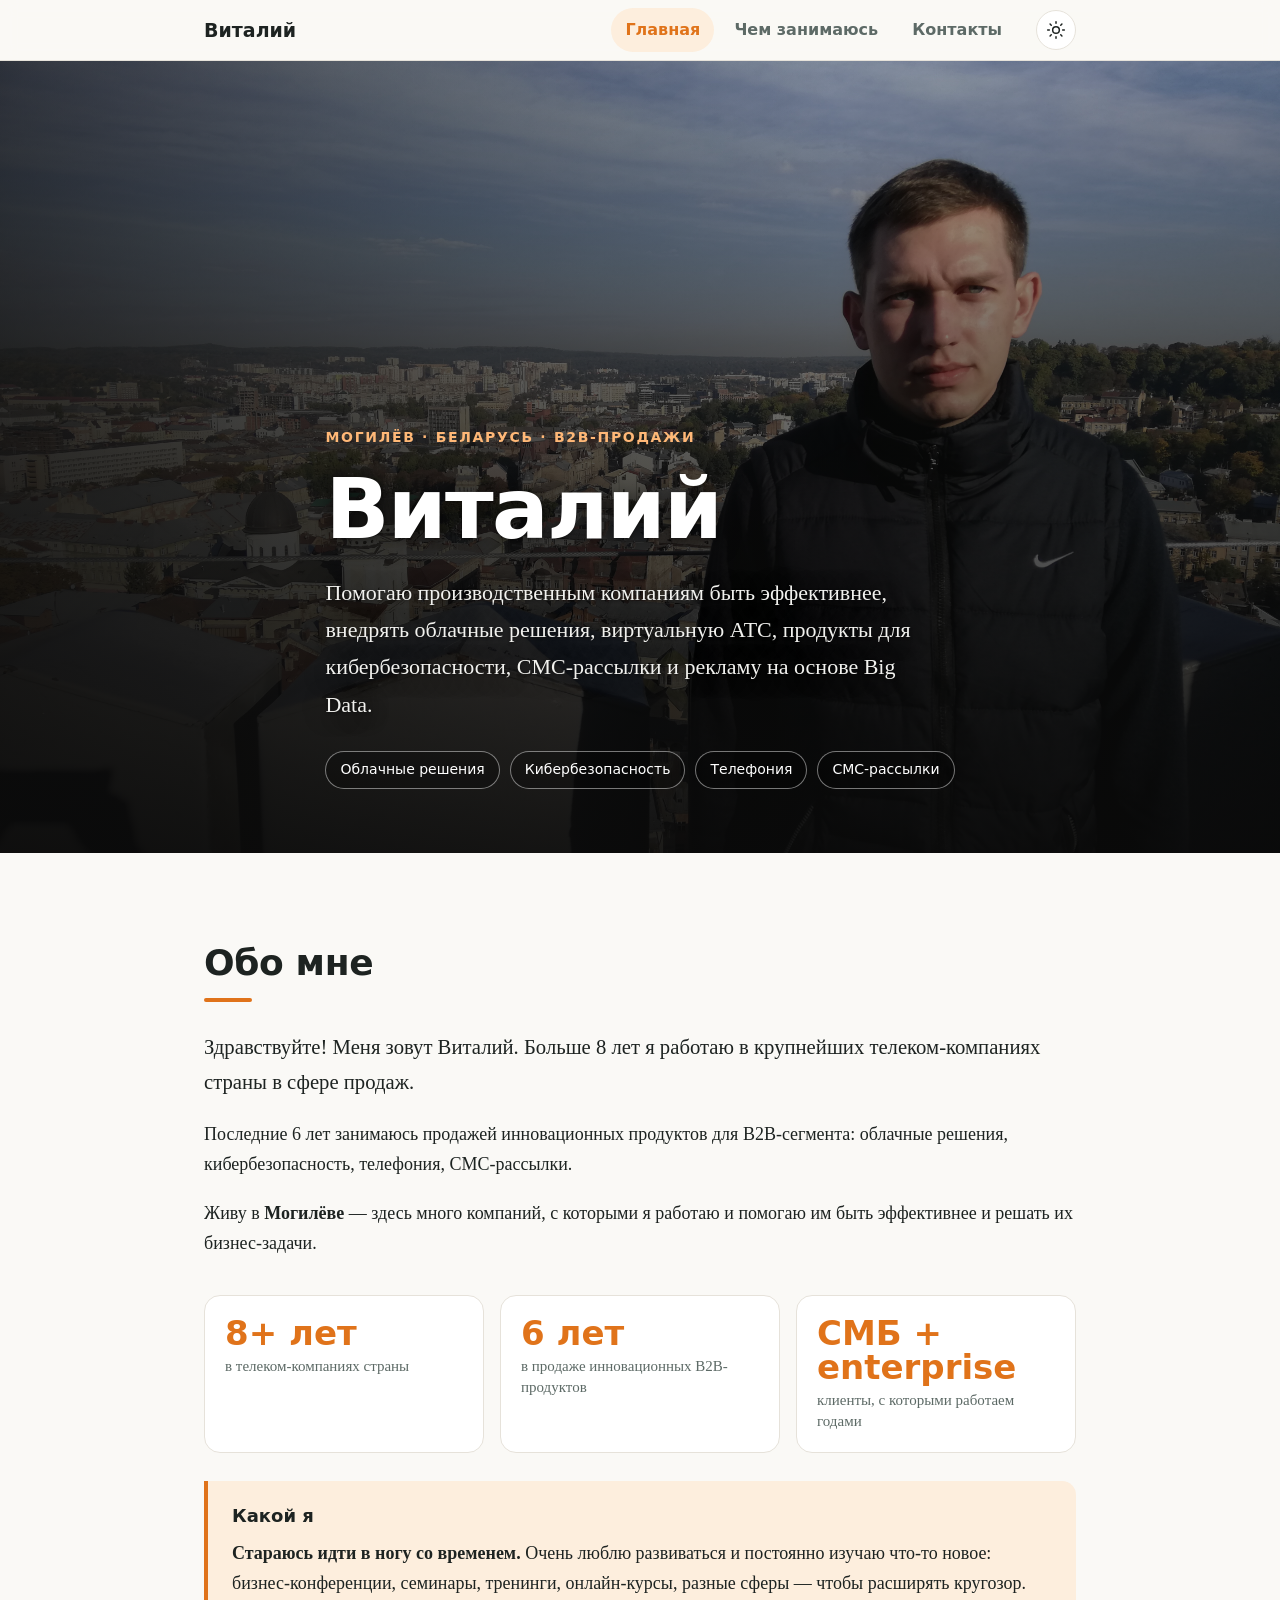
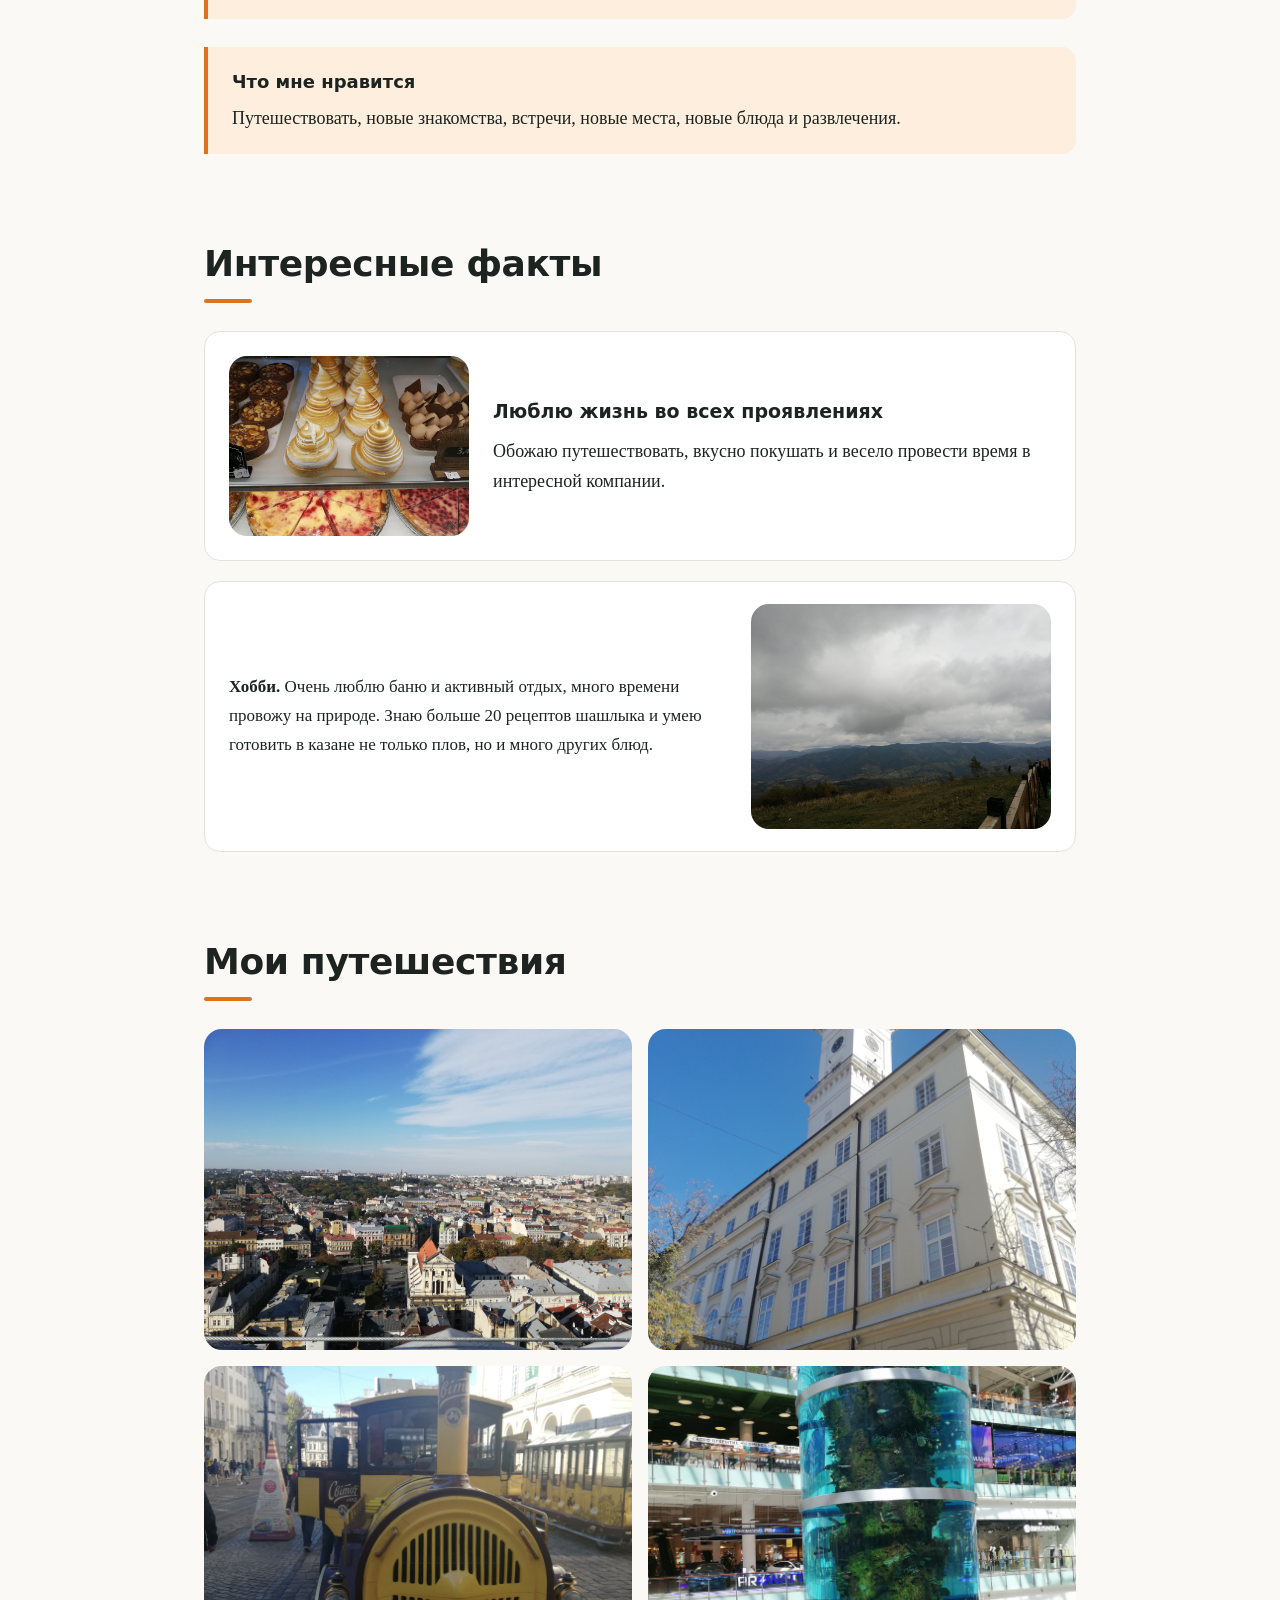
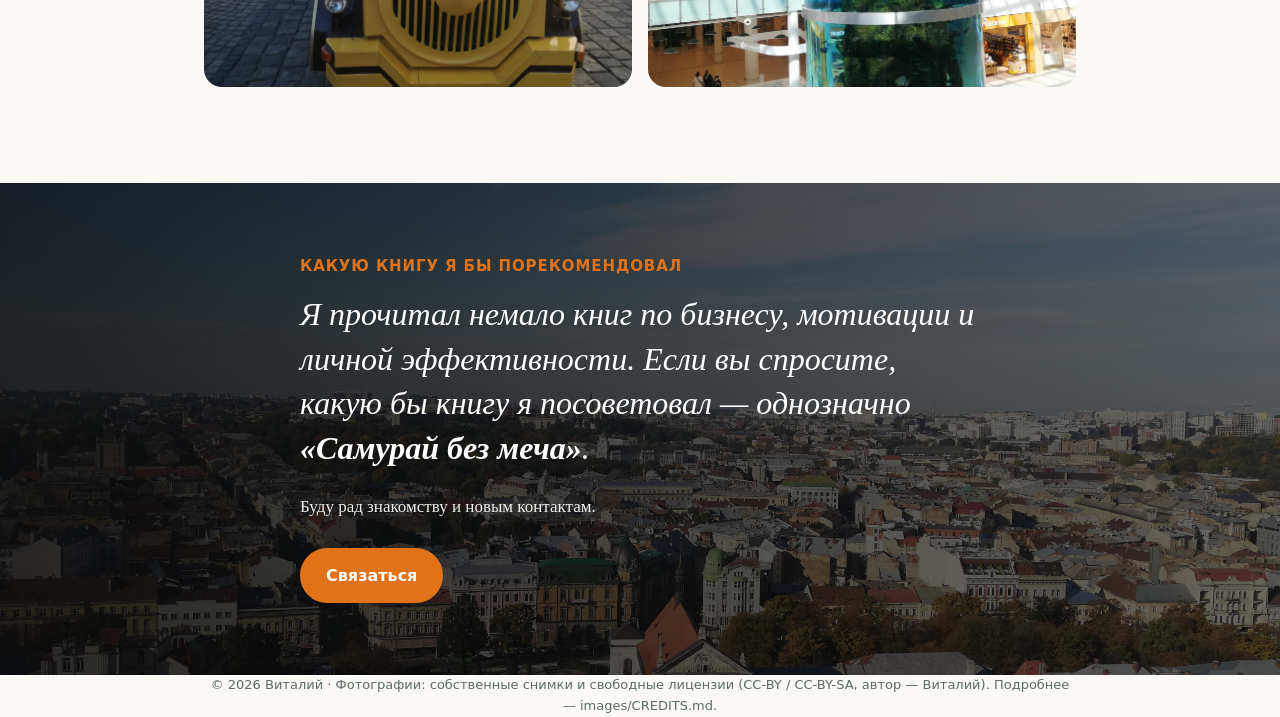
<file: index.html>
<!doctype html>
<html lang="ru">
<head>
<meta charset="utf-8">
<meta name="viewport" content="width=device-width, initial-scale=1">
<title>Виталий — Persona: B2B-продажи инновационных решений, Могилёв</title>
<meta name="description" content="Виталий из Могилёва: больше 8 лет в телеком-продажах, облачные решения, кибербезопасность, телефония и автоматизация бизнеса.">
<script>try{var t=localStorage.getItem('theme');if(t)document.documentElement.setAttribute('data-theme',t)}catch(e){}</script>
<link rel="stylesheet" href="style.css">
</head>
<body>

<nav class="site-nav" aria-label="Основное меню">
  <div class="wrap">
    <a class="brand" href="index.html">Виталий</a>
    <div class="menu" id="menu">
      <a href="index.html" aria-current="page">Главная</a>
      <a href="work.html">Чем занимаюсь</a>
      <a href="contacts.html">Контакты</a>
    </div>
    <button class="icon-btn" id="theme-toggle" type="button" aria-pressed="false" aria-label="Включить тёмную тему">
      <svg class="sun" viewBox="0 0 24 24" aria-hidden="true"><circle cx="12" cy="12" r="4"/><path d="M12 2v2M12 20v2M4.9 4.9l1.4 1.4M17.7 17.7l1.4 1.4M2 12h2M20 12h2M4.9 19.1l1.4-1.4M17.7 6.3l1.4-1.4"/></svg>
      <svg class="moon" viewBox="0 0 24 24" aria-hidden="true"><path d="M21 12.8A9 9 0 1 1 11.2 3a7 7 0 0 0 9.8 9.8z"/></svg>
    </button>
    <button class="icon-btn" id="menu-toggle" type="button" aria-expanded="false" aria-controls="menu" aria-label="Меню">
      <svg viewBox="0 0 24 24" aria-hidden="true"><path d="M4 7h16M4 12h16M4 17h16"/></svg>
    </button>
  </div>
</nav>

<header class="hero">
  <img src="images/me.jpg" alt="Виталий">
  <div class="wrap">
    <span class="tag" style="color:#ffb877">Могилёв · Беларусь · B2B-продажи</span>
    <h1>Виталий</h1>
    <p>Помогаю производственным компаниям быть эффективнее, внедрять облачные решения, виртуальную АТС, продукты для кибербезопасности, СМС-рассылки и рекламу на основе Big Data.</p>
    <div class="chips"><span class="chip">Облачные решения</span><span class="chip">Кибербезопасность</span><span class="chip">Телефония</span><span class="chip">СМС-рассылки</span></div>
  </div>
</header>

<main class="wrap">

<section id="about">
  <h2>Обо мне</h2>
  <div class="about">
    <div>
      <p class="lead">Здравствуйте! Меня зовут Виталий. Больше 8 лет я работаю в крупнейших телеком-компаниях страны в сфере продаж.</p>
      <p>Последние 6 лет занимаюсь продажей инновационных продуктов для B2B-сегмента: облачные решения, кибербезопасность, телефония, СМС-рассылки.</p>
      <p>Живу в <b>Могилёве</b> — здесь много компаний, с которыми я работаю и помогаю им быть эффективнее и решать их бизнес-задачи.</p>
    </div>
  </div>
  <div class="stats">
    <div class="stat"><strong>8+ лет</strong><span>в телеком-компаниях страны</span></div>
    <div class="stat"><strong>6 лет</strong><span>в продаже инновационных B2B-продуктов</span></div>
    <div class="stat"><strong>СМБ + enterprise</strong><span>клиенты, с которыми работаем годами</span></div>
  </div>
  <div class="quote-box">
    <h3>Какой я</h3>
    <p><b>Стараюсь идти в ногу со временем.</b> Очень люблю развиваться и постоянно изучаю что-то новое: бизнес-конференции, семинары, тренинги, онлайн-курсы, разные сферы — чтобы расширять кругозор.</p>
  </div>
  <div class="quote-box">
    <h3>Что мне нравится</h3>
    <p>Путешествовать, новые знакомства, встречи, новые места, новые блюда и развлечения.</p>
  </div>
</section>

<section id="facts">
  <h2>Интересные факты</h2>
  <div class="card media">
    <div class="photo"><img src="images/cake.jpg" alt="Десерты в витрине" loading="lazy"></div>
    <div>
      <h3>Люблю жизнь во всех проявлениях</h3>
      <p>Обожаю путешествовать, вкусно покушать и весело провести время в интересной компании.</p>
    </div>
  </div>
  <ol class="facts nf" style="margin-top:20px">
    <li class="hobby"><span><b>Хобби.</b> Очень люблю баню и активный отдых, много времени провожу на природе. Знаю больше 20 рецептов шашлыка и умею готовить в казане не только плов, но и много других блюд.</span><div class="photo wide"><img src="images/mountain.jpg" alt="Горы и природа" loading="lazy"></div></li>
  </ol>
</section>

<section id="places">
  <h2>Мои путешествия</h2>
  <div class="gallery">
    <figure class="photo"><img src="images/city.jpg" alt="Старый город сверху" loading="lazy"></figure>
    <figure class="photo"><img src="images/travel.jpg" alt="Ратуша со старинной башней" loading="lazy"></figure>
    <figure class="photo"><img src="images/train.jpg" alt="Туристический паровозик" loading="lazy" style="object-position:50% 55%"></figure>
    <figure class="photo"><img src="images/aqua.jpg" alt="Огромный аквариум" loading="lazy"></figure>
  </div>
</section>

</main>

<div class="finale">
  <img src="images/city.jpg" alt="" loading="lazy">
  <div class="wrap">
    <blockquote><small style="margin:0 0 14px">Какую книгу я бы порекомендовал</small>Я прочитал немало книг по бизнесу, мотивации и личной эффективности. Если вы спросите, какую бы книгу я посоветовал — однозначно <b style="color:#fff">«Самурай без меча»</b>.</blockquote>
    <p class="note">Буду рад знакомству и новым контактам.</p>
    <a class="btn" href="contacts.html">Связаться</a>
  </div>
</div>

<footer class="wrap">
  © 2026 Виталий · Фотографии: собственные снимки и свободные лицензии (CC-BY / CC-BY-SA, автор — Виталий). Подробнее — images/CREDITS.md.
</footer>

<script src="site.js"></script>
</body>
</html>
</file>
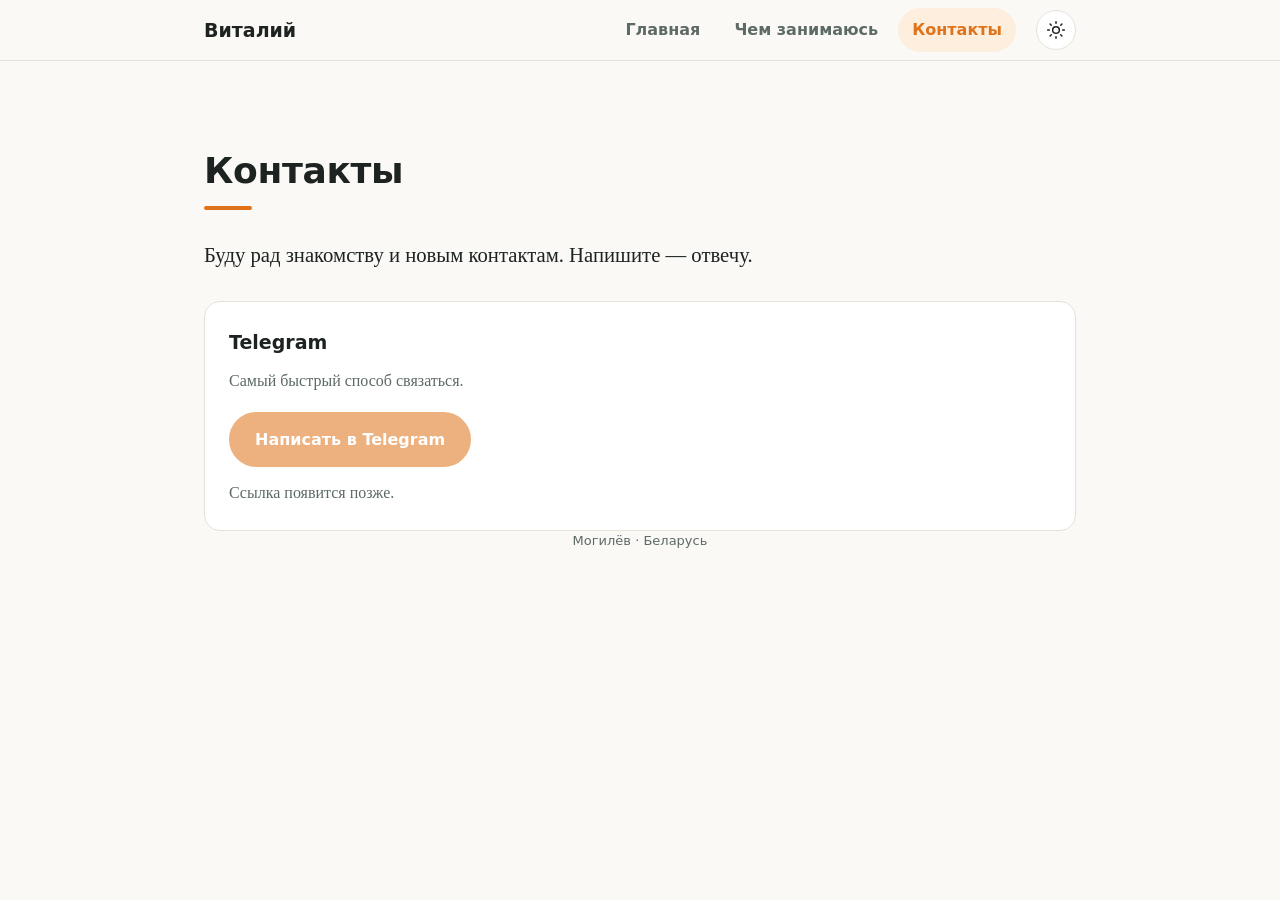
<file: contacts.html>
<!doctype html>
<html lang="ru">
<head>
<meta charset="utf-8">
<meta name="viewport" content="width=device-width, initial-scale=1">
<title>Контакты — Виталий, B2B-продажи, Могилёв</title>
<meta name="description" content="Как связаться с Виталием: Telegram.">
<script>try{var t=localStorage.getItem('theme');if(t)document.documentElement.setAttribute('data-theme',t)}catch(e){}</script>
<link rel="stylesheet" href="style.css">
</head>
<body>

<nav class="site-nav" aria-label="Основное меню">
  <div class="wrap">
    <a class="brand" href="index.html">Виталий</a>
    <div class="menu" id="menu">
      <a href="index.html">Главная</a>
      <a href="work.html">Чем занимаюсь</a>
      <a href="contacts.html" aria-current="page">Контакты</a>
    </div>
    <button class="icon-btn" id="theme-toggle" type="button" aria-pressed="false" aria-label="Включить тёмную тему">
      <svg class="sun" viewBox="0 0 24 24" aria-hidden="true"><circle cx="12" cy="12" r="4"/><path d="M12 2v2M12 20v2M4.9 4.9l1.4 1.4M17.7 17.7l1.4 1.4M2 12h2M20 12h2M4.9 19.1l1.4-1.4M17.7 6.3l1.4-1.4"/></svg>
      <svg class="moon" viewBox="0 0 24 24" aria-hidden="true"><path d="M21 12.8A9 9 0 1 1 11.2 3a7 7 0 0 0 9.8 9.8z"/></svg>
    </button>
    <button class="icon-btn" id="menu-toggle" type="button" aria-expanded="false" aria-controls="menu" aria-label="Меню">
      <svg viewBox="0 0 24 24" aria-hidden="true"><path d="M4 7h16M4 12h16M4 17h16"/></svg>
    </button>
  </div>
</nav>

<main class="wrap">

<section id="contacts">
  <h2>Контакты</h2>
  <p class="lead" style="margin-bottom:28px">Буду рад знакомству и новым контактам. Напишите — отвечу.</p>
  <div class="contact-grid" style="grid-template-columns:1fr">
    <div class="card">
      <h3>Telegram</h3>
      <p>Самый быстрый способ связаться.</p>
      <!-- TODO: подставить ссылку https://t.me/<username> и убрать aria-disabled -->
      <a class="btn" href="#" aria-disabled="true">Написать в Telegram</a>
      <p class="hint" style="margin-top:12px">Ссылка появится позже.</p>
    </div>
  </div>
</section>

</main>

<footer class="wrap">
  Могилёв · Беларусь
</footer>

<script src="site.js"></script>
</body>
</html>
</file>
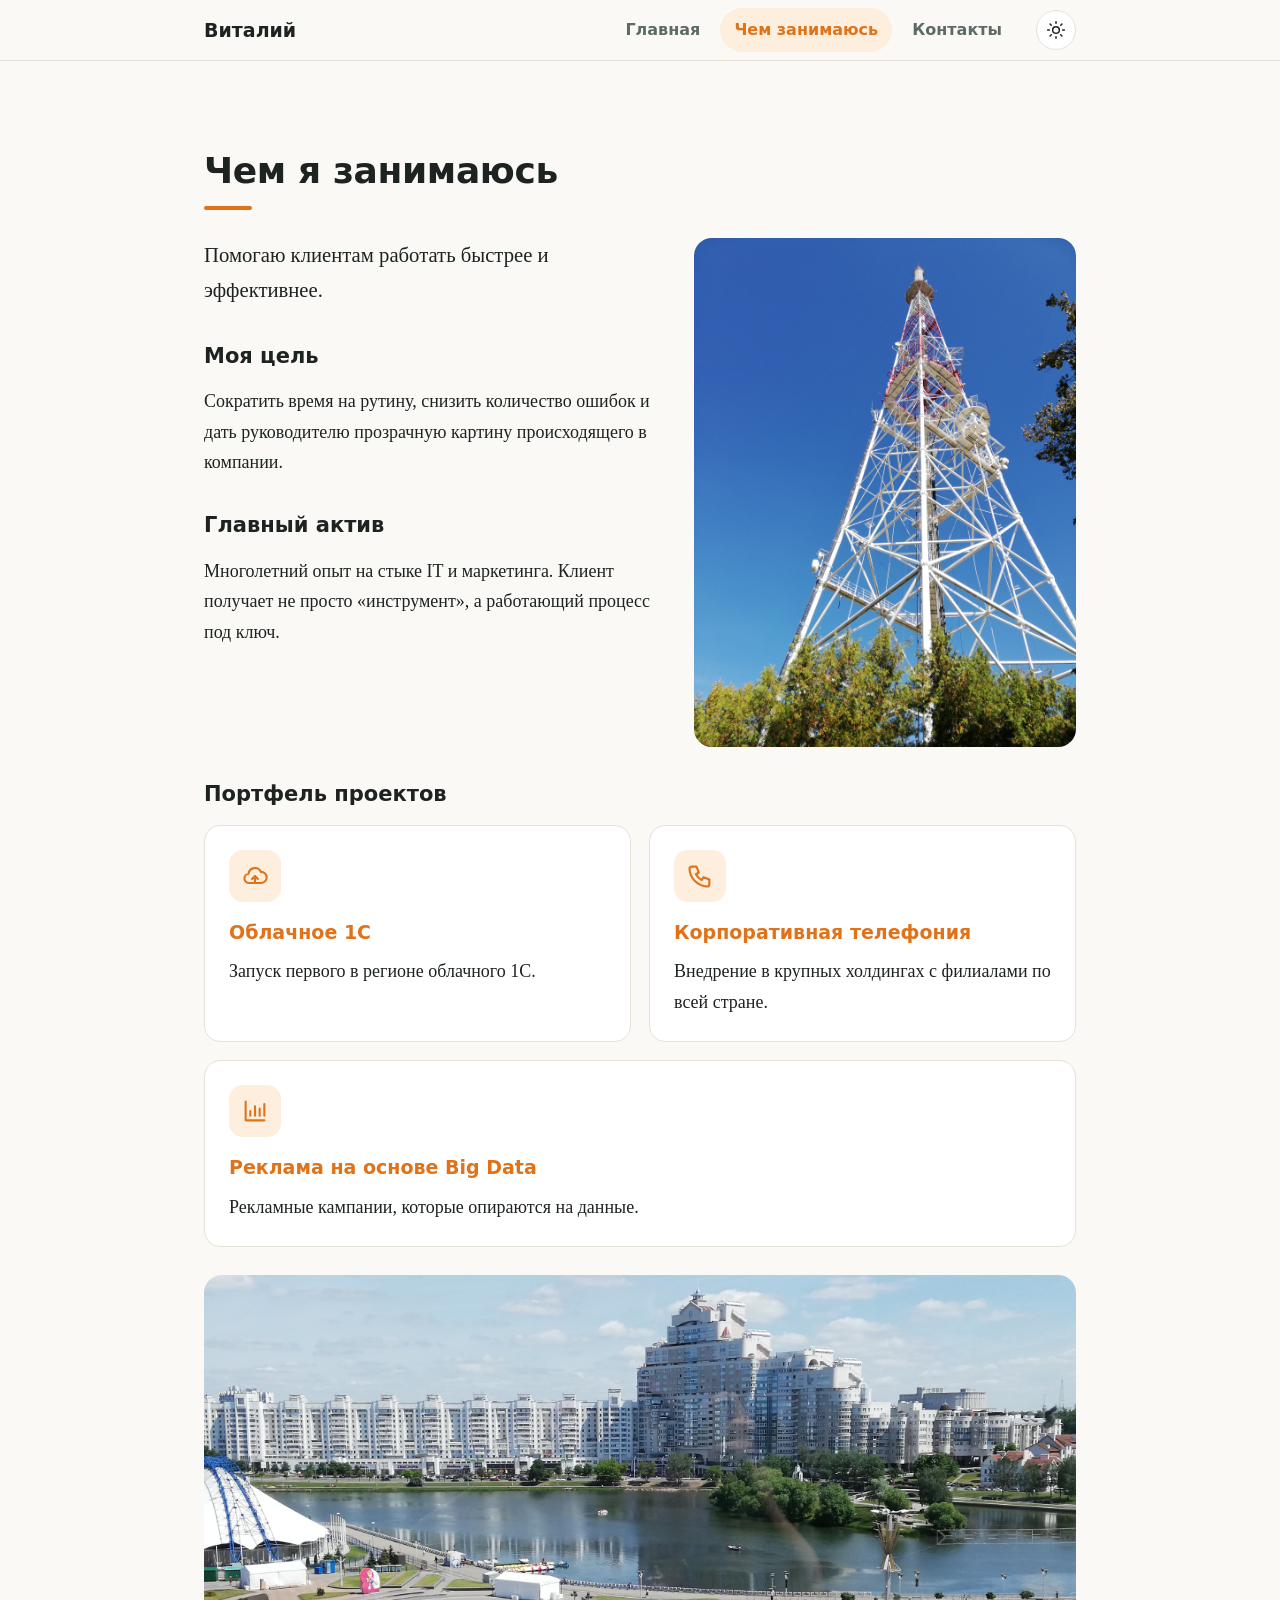
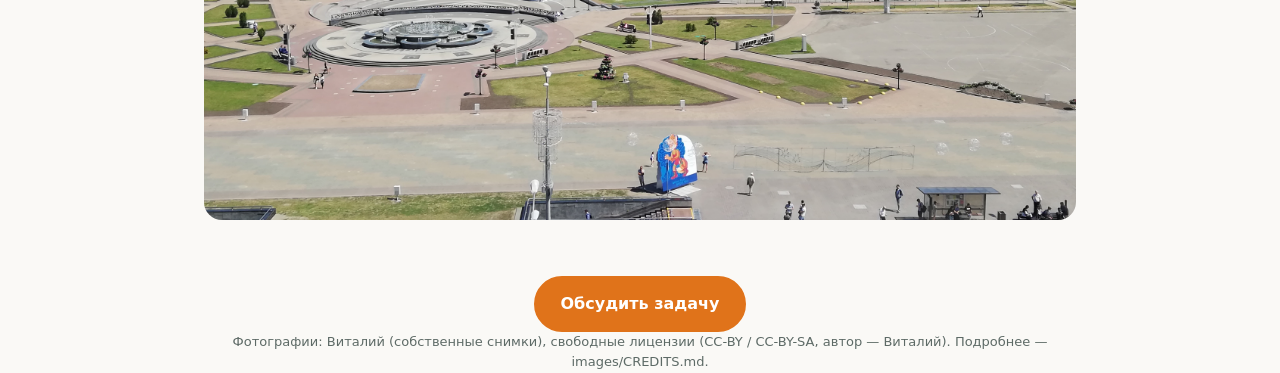
<file: work.html>
<!doctype html>
<html lang="ru">
<head>
<meta charset="utf-8">
<meta name="viewport" content="width=device-width, initial-scale=1">
<title>Чем занимаюсь — Виталий, B2B-продажи, Могилёв</title>
<meta name="description" content="Чем занимается Виталий: облачные решения, корпоративная телефония, реклама на основе Big Data. Портфель проектов.">
<script>try{var t=localStorage.getItem('theme');if(t)document.documentElement.setAttribute('data-theme',t)}catch(e){}</script>
<link rel="stylesheet" href="style.css">
</head>
<body>

<nav class="site-nav" aria-label="Основное меню">
  <div class="wrap">
    <a class="brand" href="index.html">Виталий</a>
    <div class="menu" id="menu">
      <a href="index.html">Главная</a>
      <a href="work.html" aria-current="page">Чем занимаюсь</a>
      <a href="contacts.html">Контакты</a>
    </div>
    <button class="icon-btn" id="theme-toggle" type="button" aria-pressed="false" aria-label="Включить тёмную тему">
      <svg class="sun" viewBox="0 0 24 24" aria-hidden="true"><circle cx="12" cy="12" r="4"/><path d="M12 2v2M12 20v2M4.9 4.9l1.4 1.4M17.7 17.7l1.4 1.4M2 12h2M20 12h2M4.9 19.1l1.4-1.4M17.7 6.3l1.4-1.4"/></svg>
      <svg class="moon" viewBox="0 0 24 24" aria-hidden="true"><path d="M21 12.8A9 9 0 1 1 11.2 3a7 7 0 0 0 9.8 9.8z"/></svg>
    </button>
    <button class="icon-btn" id="menu-toggle" type="button" aria-expanded="false" aria-controls="menu" aria-label="Меню">
      <svg viewBox="0 0 24 24" aria-hidden="true"><path d="M4 7h16M4 12h16M4 17h16"/></svg>
    </button>
  </div>
</nav>

<main class="wrap">

<section id="work">
  <h2>Чем я занимаюсь</h2>
  <div class="work">
    <div>
      <p class="lead">Помогаю клиентам работать быстрее и эффективнее.</p>
      <h3 class="sub">Моя цель</h3>
      <p>Сократить время на рутину, снизить количество ошибок и дать руководителю прозрачную картину происходящего в компании.</p>
      <h3 class="sub">Главный актив</h3>
      <p>Многолетний опыт на стыке IT и маркетинга. Клиент получает не просто «инструмент», а работающий процесс под ключ.</p>
    </div>
    <div class="stack">
      <div class="photo tall"><img src="images/telecom.jpg" alt="Телеком" loading="lazy"></div>
    </div>
  </div>

  <h3 class="sub">Портфель проектов</h3>
  <div class="cards">
    <article class="card pc">
      <div class="ico" aria-hidden="true"><svg viewBox="0 0 24 24"><path d="M7 18a4 4 0 0 1-.5-7.97A5.5 5.5 0 0 1 17 8.5a4.75 4.75 0 0 1 .5 9.5z"/><path d="M12 12v5M9.5 14.5 12 12l2.5 2.5"/></svg></div>
      <h3>Облачное 1С</h3>
      <p>Запуск первого в регионе облачного 1С.</p>
    </article>
    <article class="card pc">
      <div class="ico" aria-hidden="true"><svg viewBox="0 0 24 24"><path d="M5 4h4l2 5-2.5 1.5a11 11 0 0 0 5 5L15 13l5 2v4a2 2 0 0 1-2 2A16 16 0 0 1 3 6a2 2 0 0 1 2-2z"/></svg></div>
      <h3>Корпоративная телефония</h3>
      <p>Внедрение в крупных холдингах с филиалами по всей стране.</p>
    </article>
    <article class="card pc wide">
      <div class="ico" aria-hidden="true"><svg viewBox="0 0 24 24"><path d="M4 20V4M4 20h16"/><path d="M8 16v-4M12 16V8M16 16v-6M20 16V6"/></svg></div>
      <h3>Реклама на основе Big Data</h3>
      <p>Рекламные кампании, которые опираются на данные.</p>
    </article>
  </div>
  <div class="photo wide" style="margin-top:28px"><img src="images/MINSK.jpg" alt="Современный город" loading="lazy"></div>
  <div class="page-end"><a class="btn" href="contacts.html">Обсудить задачу</a></div>
</section>

</main>

<footer class="wrap">
  Фотографии: Виталий (собственные снимки), свободные лицензии (CC-BY / CC-BY-SA, автор — Виталий). Подробнее — images/CREDITS.md.
</footer>

<script src="site.js"></script>
</body>
</html>
</file>
<file: style.css>
:root{--accent:#e0731a;--accent-soft:#fdeedd;--ink:#1d2321;--muted:#5d6a66;--bg:#faf9f6;--card:#fff;--line:#e6e2da;--nav-bg:rgba(250,249,246,.9)}
html[data-theme="dark"]{--accent:#f08a35;--accent-soft:#2c2116;--ink:#ecebe6;--muted:#a3aea9;--bg:#121513;--card:#1b1f1d;--line:#2d3532;--nav-bg:rgba(18,21,19,.9)}
*{box-sizing:border-box;margin:0;padding:0}
html{scroll-behavior:smooth}
body{font-family:Georgia,"Times New Roman",serif;color:var(--ink);background:var(--bg);line-height:1.7;font-size:18px;-webkit-font-smoothing:antialiased}
h1,h2,h3,.tag,.chip,.btn,.site-nav{font-family:"Segoe UI",system-ui,-apple-system,Roboto,Helvetica,Arial,sans-serif}
.wrap{max-width:920px;margin:0 auto;padding:0 24px}
section{padding:88px 0 0}
h2{font-size:clamp(28px,4vw,36px);line-height:1.2;letter-spacing:-.01em;margin-bottom:28px}
h2::after{content:"";display:block;width:48px;height:4px;background:var(--accent);border-radius:2px;margin-top:14px}
p+p{margin-top:1em}
img{display:block;width:100%;height:100%;object-fit:cover}
b{color:var(--ink)}
a{color:var(--accent)}

.site-nav{position:sticky;top:0;z-index:10;background:var(--nav-bg);backdrop-filter:blur(8px);-webkit-backdrop-filter:blur(8px);border-bottom:1px solid var(--line)}
.site-nav .wrap{display:flex;align-items:center;gap:20px;min-height:60px;max-width:920px}
.brand{font-weight:700;font-size:19px;color:var(--ink);text-decoration:none;margin-right:auto}
.menu{display:flex;align-items:center;gap:6px}
.menu a{font-size:16px;font-weight:600;color:var(--muted);text-decoration:none;padding:8px 14px;border-radius:99px}
.menu a:hover{color:var(--ink)}
.menu a[aria-current="page"]{color:var(--accent);background:var(--accent-soft)}
.icon-btn{width:40px;height:40px;border-radius:50%;border:1px solid var(--line);background:var(--card);color:var(--ink);display:inline-flex;align-items:center;justify-content:center;cursor:pointer}
.icon-btn:hover{border-color:var(--accent);color:var(--accent)}
.icon-btn svg{width:20px;height:20px;fill:none;stroke:currentColor;stroke-width:1.8;stroke-linecap:round;stroke-linejoin:round}
#theme-toggle .moon{display:none}
html[data-theme="dark"] #theme-toggle .sun{display:none}
html[data-theme="dark"] #theme-toggle .moon{display:block}
#menu-toggle{display:none}
a:focus-visible,button:focus-visible,input:focus-visible,textarea:focus-visible{outline:3px solid var(--accent);outline-offset:2px}

.hero{position:relative;min-height:88vh;display:flex;align-items:flex-end;color:#fff;overflow:hidden;background:#111}
.hero>img{position:absolute;top:0;bottom:0;right:0;left:0;width:100%;object-position:80% 30%}
.hero::before{content:"";position:absolute;inset:0;z-index:1;background:linear-gradient(to top,rgba(10,10,10,.92) 0%,rgba(10,10,10,.7) 40%,rgba(10,10,10,.3) 100%),linear-gradient(to right,rgba(10,10,10,.65) 0%,rgba(10,10,10,0) 65%)}
.hero h1,.hero p{text-shadow:0 1px 3px rgba(0,0,0,.35),0 2px 22px rgba(0,0,0,.6)}
.hero .wrap{max-width:900px;position:relative;z-index:2;padding-bottom:64px;padding-top:100px}
.tag{display:inline-block;font-size:14px;letter-spacing:.12em;text-transform:uppercase;color:var(--accent);font-weight:600;margin-bottom:16px}
.hero h1{font-size:clamp(44px,9vw,84px);line-height:1.05;letter-spacing:-.02em;margin-bottom:20px}
.hero p{max-width:620px;font-size:clamp(18px,2.4vw,22px);color:#f1f1ee}
.chips{display:flex;flex-wrap:wrap;gap:10px;margin-top:28px}
.chip{font-size:14px;padding:6px 14px;border:1px solid rgba(255,255,255,.45);border-radius:99px;background:rgba(0,0,0,.25)}

.lead{font-size:1.15em}
.about{display:grid;grid-template-columns:1fr;gap:32px}
.stats{display:grid;grid-template-columns:repeat(3,1fr);gap:16px;margin-top:36px}
.stat{background:var(--card);border:1px solid var(--line);border-radius:16px;padding:20px}
.stat strong{display:block;font:700 34px/1 "Segoe UI",system-ui,sans-serif;color:var(--accent);margin-bottom:6px}
.stat span{font-size:15px;color:var(--muted);line-height:1.4;display:block}
.quote-box{background:var(--accent-soft);border-left:4px solid var(--accent);border-radius:0 14px 14px 0;padding:20px 24px;margin-top:28px}
.quote-box h3{font-size:18px;margin-bottom:6px}

.work{display:grid;grid-template-columns:1.2fr 1fr;gap:32px;align-items:start}
.photo{border-radius:18px;overflow:hidden;background:var(--line)}
.photo.tall{aspect-ratio:3/4}
.photo.wide{aspect-ratio:16/10}
.stack{display:grid;gap:20px}
h3.sub{font-size:21px;margin:30px 0 12px}

.facts{display:grid;grid-template-columns:repeat(2,1fr);gap:20px}
.cards{display:grid;grid-template-columns:repeat(2,1fr);gap:18px}
.cards .wide{grid-column:1/-1}
.ico{width:52px;height:52px;border-radius:14px;background:var(--accent-soft);color:var(--accent);display:flex;align-items:center;justify-content:center;margin-bottom:14px}
.ico svg{width:28px;height:28px;fill:none;stroke:currentColor;stroke-width:1.8;stroke-linecap:round;stroke-linejoin:round}
.card.pc h3{color:var(--accent)}
.facts.nf{list-style:none;grid-template-columns:1fr;counter-reset:f}
.facts.nf li{counter-increment:f;position:relative;padding:22px 24px 22px 72px;background:var(--card);border:1px solid var(--line);border-radius:16px;font-size:17px}
.facts.nf li::before{content:counter(f);position:absolute;left:22px;top:20px;width:34px;height:34px;border-radius:50%;background:var(--accent);color:#fff;font:700 16px/34px "Segoe UI",system-ui,sans-serif;text-align:center}
.facts.nf li.hobby{counter-increment:none;padding-left:24px;display:grid;grid-template-columns:1fr minmax(180px,300px);gap:24px;align-items:center}
.facts.nf li.hobby::before{display:none}
.facts.nf li.hobby .photo{aspect-ratio:4/3}
.card{background:var(--card);border:1px solid var(--line);border-radius:16px;padding:24px}
.card h3{font-size:19px;margin-bottom:8px}
.card.full{grid-column:1/-1}
.card.media{display:grid;grid-template-columns:240px 1fr;gap:24px;align-items:center}
.card.media .photo{aspect-ratio:4/3}
.gallery{display:grid;grid-template-columns:repeat(2,1fr);gap:16px}
.gallery .photo{position:relative;aspect-ratio:4/3;margin:0}
.gallery figcaption{position:absolute;left:0;right:0;bottom:0;padding:36px 16px 12px;color:#fff;font:600 15px/1.3 "Segoe UI",system-ui,sans-serif;background:linear-gradient(to top,rgba(0,0,0,.7),rgba(0,0,0,0))}

.btn{display:inline-flex;align-items:center;gap:10px;font-size:16px;font-weight:600;padding:12px 24px;border-radius:99px;border:2px solid var(--accent);background:var(--accent);color:#fff;text-decoration:none;cursor:pointer}
.btn:hover{filter:brightness(1.08)}
.btn.ghost{background:transparent;color:var(--accent)}
.btn[aria-disabled="true"]{opacity:.55;cursor:not-allowed}
.btn svg{width:20px;height:20px;fill:currentColor}
.finale .btn{margin-top:26px}

.finale{position:relative;margin-top:96px;color:#fff;overflow:hidden;background:#111;min-height:440px;display:flex;align-items:center}
.finale>img{position:absolute;inset:0;object-position:50% 45%}
.finale::before{content:"";position:absolute;inset:0;z-index:1;background:linear-gradient(90deg,rgba(10,10,10,.86),rgba(10,10,10,.58))}
.finale .wrap{position:relative;z-index:2;padding-top:72px;padding-bottom:72px}
blockquote{font-size:clamp(22px,3.4vw,32px);line-height:1.4;max-width:680px;font-style:italic}
blockquote small{display:block;font:600 15px/1.5 "Segoe UI",system-ui,sans-serif;font-style:normal;color:var(--accent);margin-top:18px;letter-spacing:.06em;text-transform:uppercase}
.finale p.note{margin-top:22px;max-width:560px;color:#eee;font-size:17px}

.page-end{margin-top:56px;text-align:center}
.contact-grid{display:grid;grid-template-columns:1fr 1.3fr;gap:24px;align-items:start}
.contact-grid .card p{font-size:16px;color:var(--muted)}
.contact-grid .card .btn{margin-top:18px}
form{display:grid;gap:16px}
label{display:grid;gap:6px;font:600 15px/1.3 "Segoe UI",system-ui,sans-serif}
input,textarea{font:inherit;font-family:Georgia,serif;font-weight:400;font-size:17px;color:var(--ink);background:var(--bg);border:1px solid var(--line);border-radius:12px;padding:12px 14px;width:100%}
input:focus,textarea:focus{border-color:var(--accent)}
textarea{min-height:140px;resize:vertical}
.hint{font-size:14px;color:var(--muted)}

footer{padding:36px 0 44px;font:13px/1.6 "Segoe UI",system-ui,sans-serif;color:var(--muted);text-align:center}

@media(max-width:720px){
 body{font-size:17px}
 section{padding-top:64px}
 .work,.facts,.cards,.facts.nf li.hobby,.contact-grid{grid-template-columns:1fr}
 .stats{grid-template-columns:1fr}
 .hero{min-height:76vh}
 .hero>img{object-position:78% 30%}
 .hero::before{background:linear-gradient(to top,rgba(10,12,12,.9) 0%,rgba(10,12,12,.6) 45%,rgba(10,12,12,.2) 100%)}
 .card.media,.gallery{grid-template-columns:1fr}
 .finale{min-height:0}
 .site-nav .wrap{flex-wrap:wrap;gap:10px}
 #menu-toggle{display:inline-flex}
 .menu{display:none;order:5;flex-basis:100%;flex-direction:column;align-items:stretch;padding-bottom:12px}
 .site-nav.open .menu{display:flex}
 .menu a{padding:12px 14px}
}
</file>
